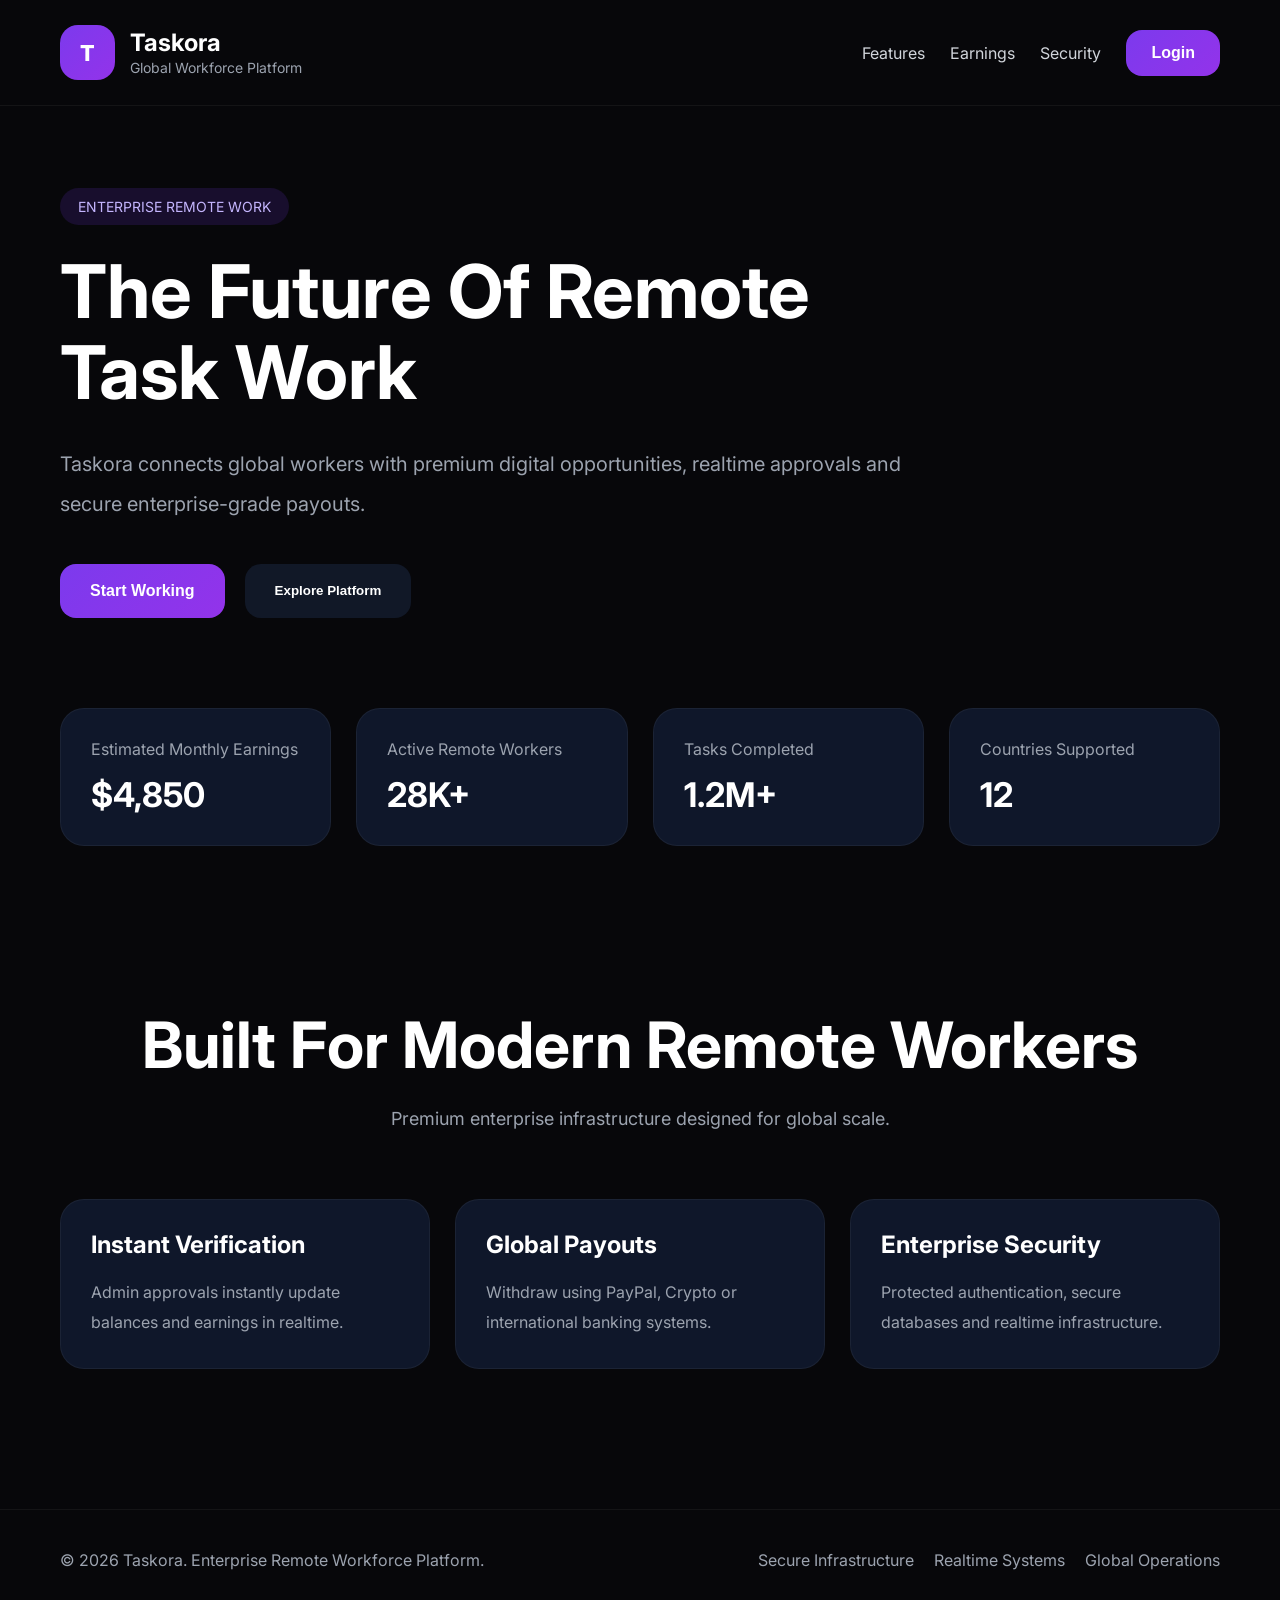
<file: index.html>
<!DOCTYPE html>
<html lang="en">

<head>

  <meta charset="UTF-8" />

  <meta
    name="viewport"
    content="width=device-width, initial-scale=1.0"
  />

  <title>
    Taskora | Global Remote Task Platform
  </title>

  <!-- CSS -->

  <link
    rel="stylesheet"
    href="style.css"
  />

  <!-- FONT -->

  <link
    href="https://fonts.googleapis.com/css2?family=Inter:wght@400;500;600;700;800&display=swap"
    rel="stylesheet"
  />

</head>

<body>

<!-- =========================
     NAVBAR
========================= -->

<nav
  style="
    width:100%;
    padding:25px 60px;
    display:flex;
    justify-content:space-between;
    align-items:center;
    border-bottom:1px solid rgba(255,255,255,0.05);
    background:#07070a;
    position:sticky;
    top:0;
    z-index:999;
  "
>

  <!-- LOGO -->

  <div
    style="
      display:flex;
      align-items:center;
      gap:15px;
    "
  >

    <div
      style="
        width:55px;
        height:55px;
        border-radius:18px;
        background:
        linear-gradient(
          135deg,
          #7c3aed,
          #9333ea
        );
        display:flex;
        justify-content:center;
        align-items:center;
        font-size:22px;
        font-weight:800;
      "
    >

      T

    </div>

    <div>

      <h2>
        Taskora
      </h2>

      <span
        style="
          color:#9ca3af;
          font-size:14px;
        "
      >

        Global Workforce Platform

      </span>

    </div>

  </div>

  <!-- MENU -->

  <div
    style="
      display:flex;
      gap:25px;
      align-items:center;
    "
  >

    <a
      href="#features"
      style="
        color:#d1d5db;
        text-decoration:none;
      "
    >
      Features
    </a>

    <a
      href="#earnings"
      style="
        color:#d1d5db;
        text-decoration:none;
      "
    >
      Earnings
    </a>

    <a
      href="#security"
      style="
        color:#d1d5db;
        text-decoration:none;
      "
    >
      Security
    </a>

    <a
      href="login.html"
      style="
        text-decoration:none;
      "
    >

      <button
        class="primary-btn"
        style="
          padding:14px 25px;
        "
      >

        Login

      </button>

    </a>

  </div>

</nav>

<!-- =========================
     HERO SECTION
========================= -->

<section
  style="
    padding:90px 60px;
  "
>

  <div
    style="
      max-width:850px;
    "
  >

    <span
      style="
        background:
        rgba(124,58,237,0.15);
        color:#c4b5fd;
        padding:10px 18px;
        border-radius:999px;
        font-size:14px;
      "
    >

      ENTERPRISE REMOTE WORK

    </span>

    <h1
      style="
        font-size:74px;
        margin-top:35px;
        line-height:1.1;
      "
    >

      The Future Of
      Remote Task Work

    </h1>

    <p
      style="
        margin-top:30px;
        color:#9ca3af;
        line-height:2;
        font-size:20px;
      "
    >

      Taskora connects global workers
      with premium digital opportunities,
      realtime approvals and secure
      enterprise-grade payouts.

    </p>

    <!-- BUTTONS -->

    <div
      style="
        display:flex;
        gap:20px;
        margin-top:40px;
      "
    >

      <a href="login.html">

        <button
          class="primary-btn"
          style="
            padding:18px 30px;
          "
        >

          Start Working

        </button>

      </a>

      <button
        style="
          background:#111827;
          color:white;
          padding:18px 30px;
          border-radius:16px;
        "
      >

        Explore Platform

      </button>

    </div>

  </div>

</section>

<!-- =========================
     STATS SECTION
========================= -->

<section
  id="earnings"
  style="
    padding:0 60px 80px;
  "
>

  <div class="analytics-grid">

    <div class="analytics-card">

      <span>
        Estimated Monthly Earnings
      </span>

      <h1>
        $4,850
      </h1>

    </div>

    <div class="analytics-card">

      <span>
        Active Remote Workers
      </span>

      <h1>
        28K+
      </h1>

    </div>

    <div class="analytics-card">

      <span>
        Tasks Completed
      </span>

      <h1>
        1.2M+
      </h1>

    </div>

    <div class="analytics-card">

      <span>
        Countries Supported
      </span>

      <h1>
        12
      </h1>

    </div>

  </div>

</section>

<!-- =========================
     FEATURES
========================= -->

<section
  id="features"
  style="
    padding:80px 60px;
  "
>

  <div
    style="
      text-align:center;
      margin-bottom:70px;
    "
  >

    <h1
      style="
        font-size:64px;
      "
    >

      Built For Modern
      Remote Workers

    </h1>

    <p
      style="
        margin-top:25px;
        color:#9ca3af;
        font-size:18px;
      "
    >

      Premium enterprise infrastructure
      designed for global scale.

    </p>

  </div>

  <!-- FEATURE GRID -->

  <div class="analytics-grid">

    <div class="content-card">

      <h2>
        Instant Verification
      </h2>

      <p
        style="
          margin-top:18px;
          color:#9ca3af;
          line-height:1.9;
        "
      >

        Admin approvals instantly
        update balances and earnings
        in realtime.

      </p>

    </div>

    <div class="content-card">

      <h2>
        Global Payouts
      </h2>

      <p
        style="
          margin-top:18px;
          color:#9ca3af;
          line-height:1.9;
        "
      >

        Withdraw using PayPal,
        Crypto or international
        banking systems.

      </p>

    </div>

    <div class="content-card">

      <h2>
        Enterprise Security
      </h2>

      <p
        style="
          margin-top:18px;
          color:#9ca3af;
          line-height:1.9;
        "
      >

        Protected authentication,
        secure databases and
        realtime infrastructure.

      </p>

    </div>

  </div>

</section>

<!-- =========================
     FOOTER
========================= -->

<footer
  id="security"
  style="
    padding:40px 60px;
    border-top:1px solid rgba(255,255,255,0.05);
    margin-top:60px;
  "
>

  <div
    style="
      display:flex;
      justify-content:space-between;
      align-items:center;
      flex-wrap:wrap;
      gap:20px;
    "
  >

    <p
      style="
        color:#9ca3af;
      "
    >

      © 2026 Taskora.
      Enterprise Remote Workforce Platform.

    </p>

    <div
      style="
        display:flex;
        gap:20px;
      "
    >

      <span
        style="
          color:#9ca3af;
        "
      >
        Secure Infrastructure
      </span>

      <span
        style="
          color:#9ca3af;
        "
      >
        Realtime Systems
      </span>

      <span
        style="
          color:#9ca3af;
        "
      >
        Global Operations
      </span>

    </div>

  </div>

</footer>

</body>
</html>
</file>
<file: style.css>
/* =========================
   GLOBAL
========================= */

*{

  margin:0;
  padding:0;
  box-sizing:border-box;

}

body{

  font-family:'Inter',sans-serif;

  background:#07070a;

  color:white;

  overflow-x:hidden;

}

/* =========================
   SCROLLBAR
========================= */

::-webkit-scrollbar{

  width:8px;

}

::-webkit-scrollbar-track{

  background:#111827;

}

::-webkit-scrollbar-thumb{

  background:#7c3aed;
  border-radius:10px;

}

/* =========================
   INPUTS
========================= */

input,
textarea,
select{

  width:100%;

  padding:18px;

  margin-bottom:18px;

  border:none;

  border-radius:16px;

  background:#111827;

  color:white;

  font-size:15px;

  outline:none;

}

textarea{

  min-height:140px;

  resize:none;

}

/* =========================
   BUTTONS
========================= */

button{

  border:none;

  cursor:pointer;

  transition:0.3s;

  font-weight:600;

}

button:hover{

  opacity:0.9;
  transform:translateY(-2px);

}

.primary-btn{

  background:
  linear-gradient(
    135deg,
    #7c3aed,
    #9333ea
  );

  color:white;

  padding:18px;

  border-radius:16px;

  font-size:16px;

}

/* =========================
   LOGIN PAGE
========================= */

.hero-card{

  background:#0f172a;

  padding:50px;

  border-radius:30px;

  border:1px solid rgba(
    255,
    255,
    255,
    0.05
  );

  box-shadow:
  0 0 40px rgba(
    124,
    58,
    237,
    0.15
  );

}

/* =========================
   LAYOUT
========================= */

.dashboard-layout{

  display:flex;

  min-height:100vh;

}

/* =========================
   SIDEBAR
========================= */

.sidebar{

  width:280px;

  background:#0f172a;

  padding:30px;

  display:flex;

  flex-direction:column;

  justify-content:space-between;

  border-right:1px solid rgba(
    255,
    255,
    255,
    0.05
  );

}

/* =========================
   BRAND
========================= */

.brand{

  display:flex;

  align-items:center;

  gap:18px;

  margin-bottom:50px;

}

.brand-icon{

  width:65px;

  height:65px;

  border-radius:20px;

  background:
  linear-gradient(
    135deg,
    #7c3aed,
    #9333ea
  );

  display:flex;

  justify-content:center;

  align-items:center;

  font-size:26px;

  font-weight:800;

}

.brand h2{

  font-size:24px;

}

.brand span{

  color:#9ca3af;

  font-size:14px;

}

/* =========================
   SIDEBAR MENU
========================= */

.sidebar-menu{

  list-style:none;

}

.sidebar-menu li{

  padding:18px;

  margin-bottom:12px;

  border-radius:16px;

  cursor:pointer;

  transition:0.3s;

  color:#d1d5db;

}

.sidebar-menu li:hover{

  background:#111827;

  color:white;

}

/* =========================
   LOGOUT
========================= */

.logout-btn{

  width:100%;

  background:#ef4444;

  color:white;

  padding:16px;

  border-radius:16px;

  font-size:15px;

}

/* =========================
   MAIN PANEL
========================= */

.main-panel{

  flex:1;

  padding:35px;

}

/* =========================
   TOPBAR
========================= */

.topbar{

  display:flex;

  justify-content:space-between;

  align-items:center;

  margin-bottom:35px;

}

.topbar h1{

  font-size:34px;

}

.topbar p{

  color:#9ca3af;

  margin-top:8px;

}

/* =========================
   AVATAR
========================= */

.admin-avatar{

  width:55px;

  height:55px;

  border-radius:50%;

  background:
  linear-gradient(
    135deg,
    #7c3aed,
    #9333ea
  );

  display:flex;

  justify-content:center;

  align-items:center;

  font-weight:700;

}

/* =========================
   NOTIFICATION BELL
========================= */

.notification-bell{

  position:relative;

  margin-right:20px;

  font-size:22px;

}

.notification-bell span{

  position:absolute;

  top:-8px;

  right:-12px;

  width:22px;

  height:22px;

  border-radius:50%;

  background:#ef4444;

  display:flex;

  justify-content:center;

  align-items:center;

  font-size:12px;

}

/* =========================
   ANALYTICS
========================= */

.analytics-grid{

  display:grid;

  grid-template-columns:
  repeat(
    auto-fit,
    minmax(240px,1fr)
  );

  gap:25px;

}

.analytics-card{

  background:#0f172a;

  padding:30px;

  border-radius:24px;

  border:1px solid rgba(
    255,
    255,
    255,
    0.05
  );

}

.analytics-card span{

  color:#9ca3af;

}

.analytics-card h1{

  margin-top:15px;

  font-size:34px;

}

/* =========================
   CONTENT CARD
========================= */

.content-card{

  background:#0f172a;

  padding:30px;

  border-radius:24px;

  border:1px solid rgba(
    255,
    255,
    255,
    0.05
  );

}

/* =========================
   CARD HEADER
========================= */

.card-header{

  display:flex;

  justify-content:space-between;

  align-items:center;

  margin-bottom:25px;

}

.card-header h2{

  font-size:24px;

}

/* =========================
   TASKS
========================= */

.task-list{

  display:grid;

  grid-template-columns:
  repeat(
    auto-fit,
    minmax(300px,1fr)
  );

  gap:25px;

}

.task-card{

  background:#0f172a;

  padding:28px;

  border-radius:24px;

  border:1px solid rgba(
    255,
    255,
    255,
    0.05
  );

}

.task-card h3{

  font-size:22px;

}

.task-card p{

  margin-top:15px;

  color:#9ca3af;

  line-height:1.8;

}

.task-footer{

  display:flex;

  justify-content:space-between;

  align-items:center;

  margin-top:25px;

}

.task-footer button{

  background:
  linear-gradient(
    135deg,
    #7c3aed,
    #9333ea
  );

  color:white;

  padding:12px 18px;

  border-radius:12px;

}

/* =========================
   SUBMISSIONS
========================= */

.submission-card,
.withdraw-card,
.history-card,
.notification-item{

  background:#0f172a;

  padding:28px;

  border-radius:24px;

  border:1px solid rgba(
    255,
    255,
    255,
    0.05
  );

  margin-bottom:25px;

}

.submission-actions,
.withdraw-actions{

  display:flex;

  gap:15px;

  margin-top:25px;

}

.submission-actions button,
.withdraw-actions button{

  background:
  linear-gradient(
    135deg,
    #7c3aed,
    #9333ea
  );

  color:white;

  padding:12px 18px;

  border-radius:12px;

}

/* =========================
   HISTORY
========================= */

.history-card{

  display:flex;

  justify-content:space-between;

  align-items:center;

}

.history-card span{

  color:#22c55e;

  font-weight:700;

  font-size:20px;

}

/* =========================
   MODAL
========================= */

.modal{

  position:fixed;

  top:0;

  left:0;

  width:100%;

  height:100%;

  background:rgba(
    0,
    0,
    0,
    0.8
  );

  display:none;

  justify-content:center;

  align-items:center;

  padding:20px;

  z-index:999;

}

.modal-content{

  width:100%;

  max-width:600px;

  background:#0f172a;

  padding:35px;

  border-radius:30px;

}

.modal-actions{

  display:flex;

  gap:15px;

  margin-top:25px;

}

.modal-actions button{

  flex:1;

  padding:16px;

  border-radius:14px;

  background:
  linear-gradient(
    135deg,
    #7c3aed,
    #9333ea
  );

  color:white;

}

/* =========================
   RESPONSIVE
========================= */

@media(max-width:1000px){

  .dashboard-layout{

    flex-direction:column;

  }

  .sidebar{

    width:100%;

  }

}

@media(max-width:700px){

  .topbar{

    flex-direction:column;
    align-items:flex-start;
    gap:20px;

  }

  .main-panel{

    padding:20px;

  }

  .hero-card{

    padding:35px;

  }

}
</file>
